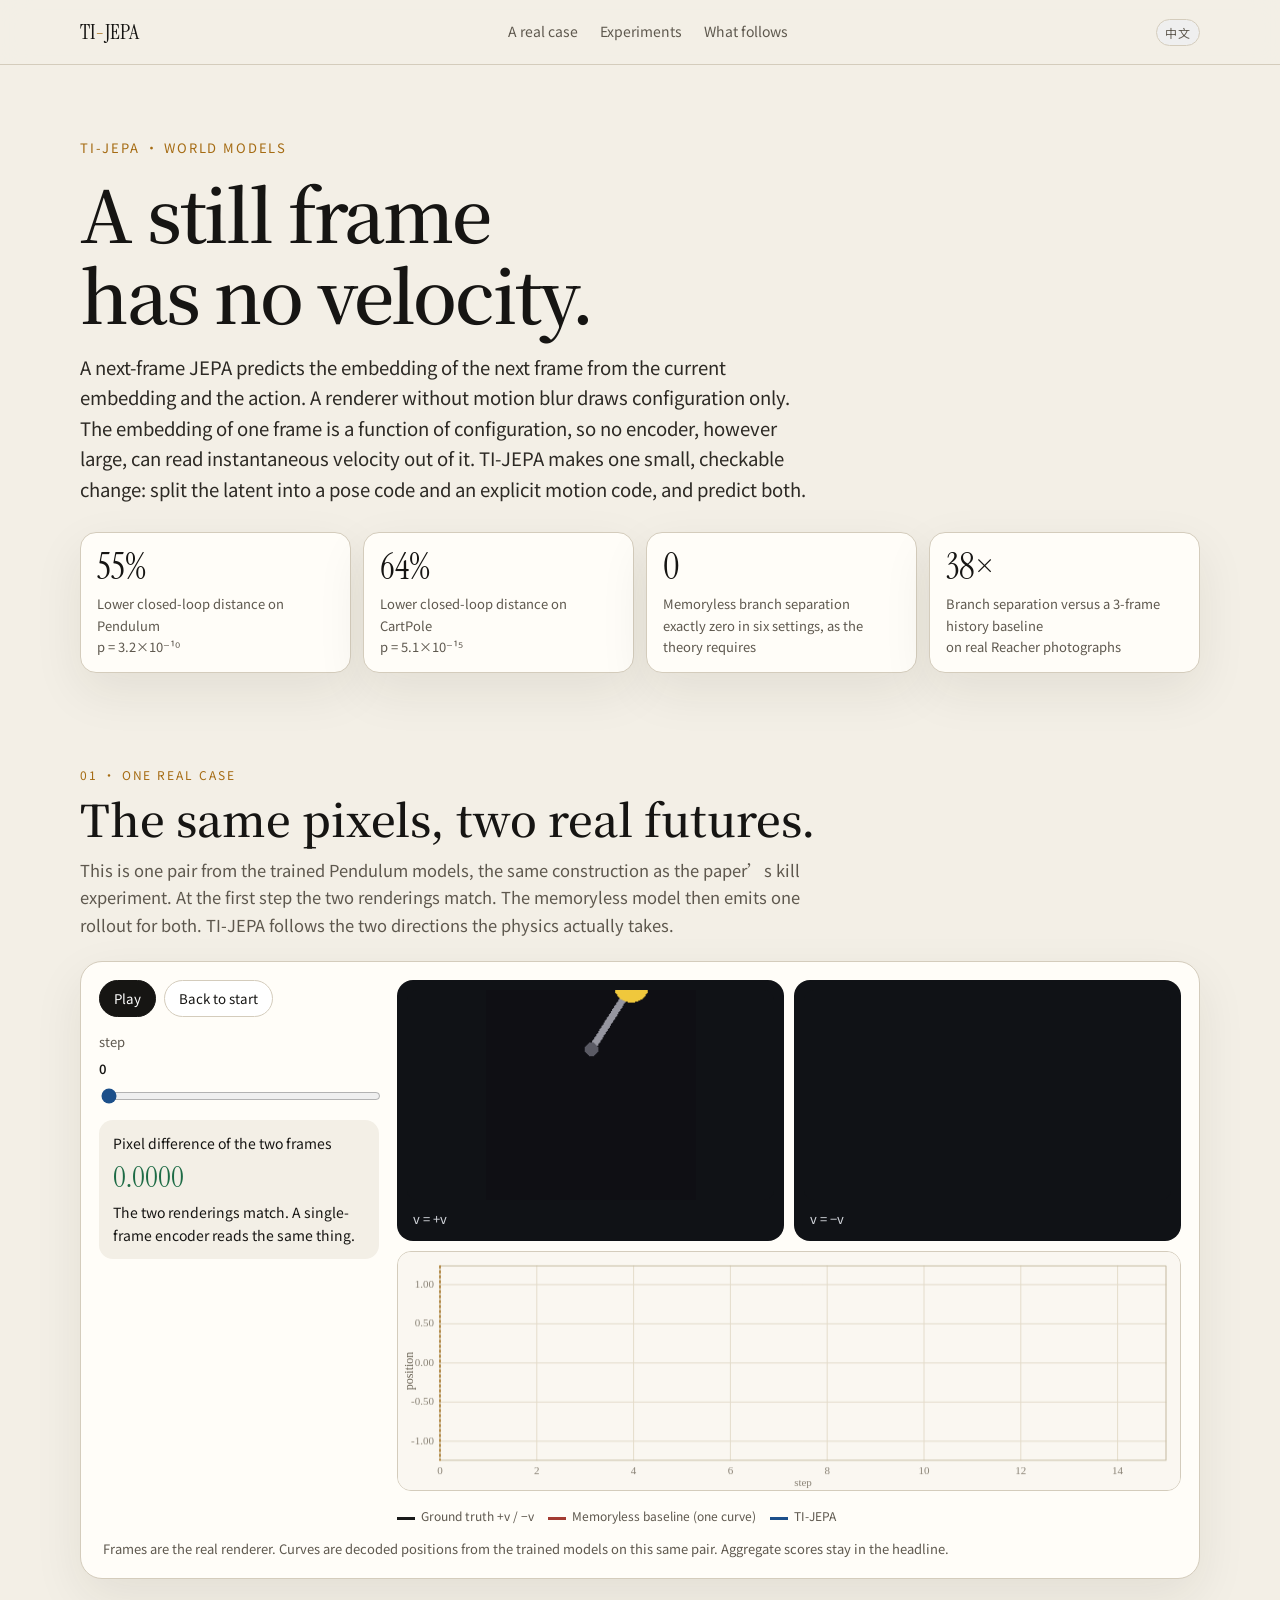
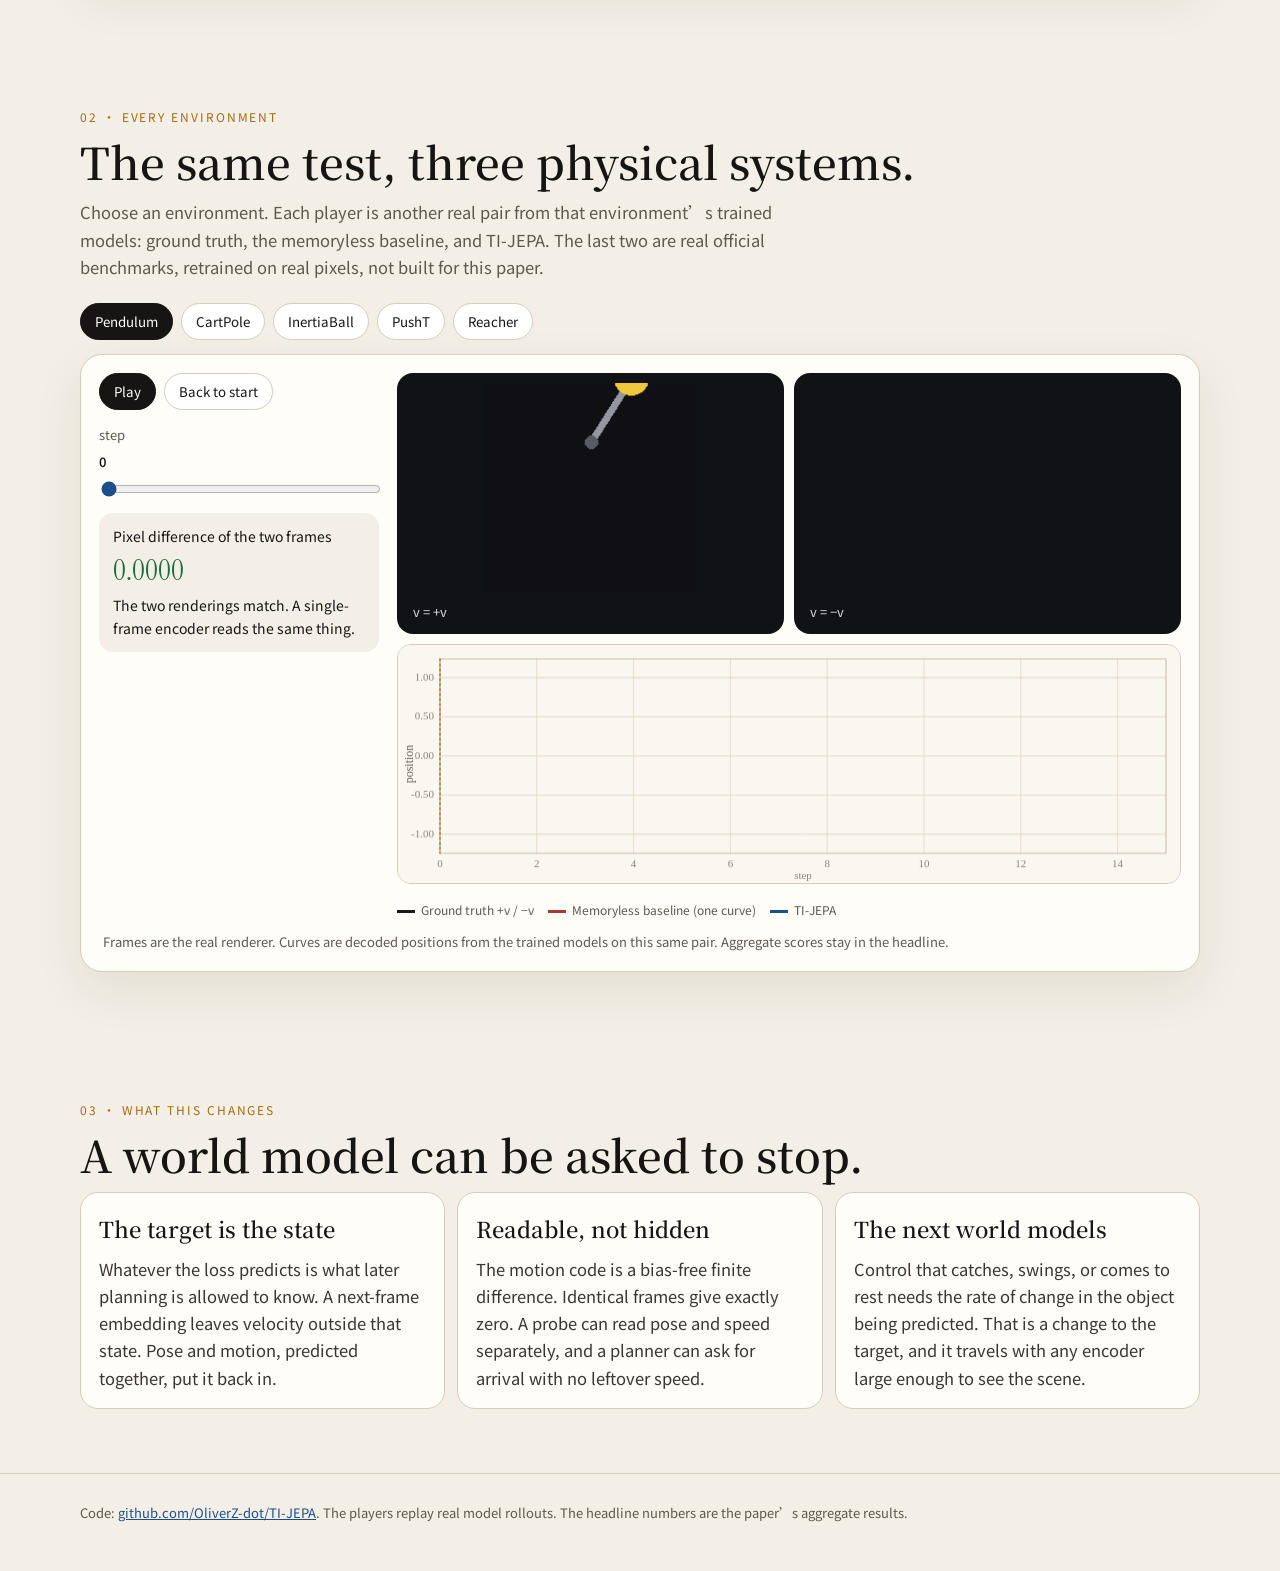
<file: zh.html>
<!DOCTYPE html>
<html lang="en">
<head>
  <meta charset="utf-8" />
  <meta http-equiv="refresh" content="0; url=index.html" />
  <title>TI-JEPA</title>
</head>
<body>
  <p><a href="index.html">TI-JEPA</a></p>
</body>
</html>
</file>
